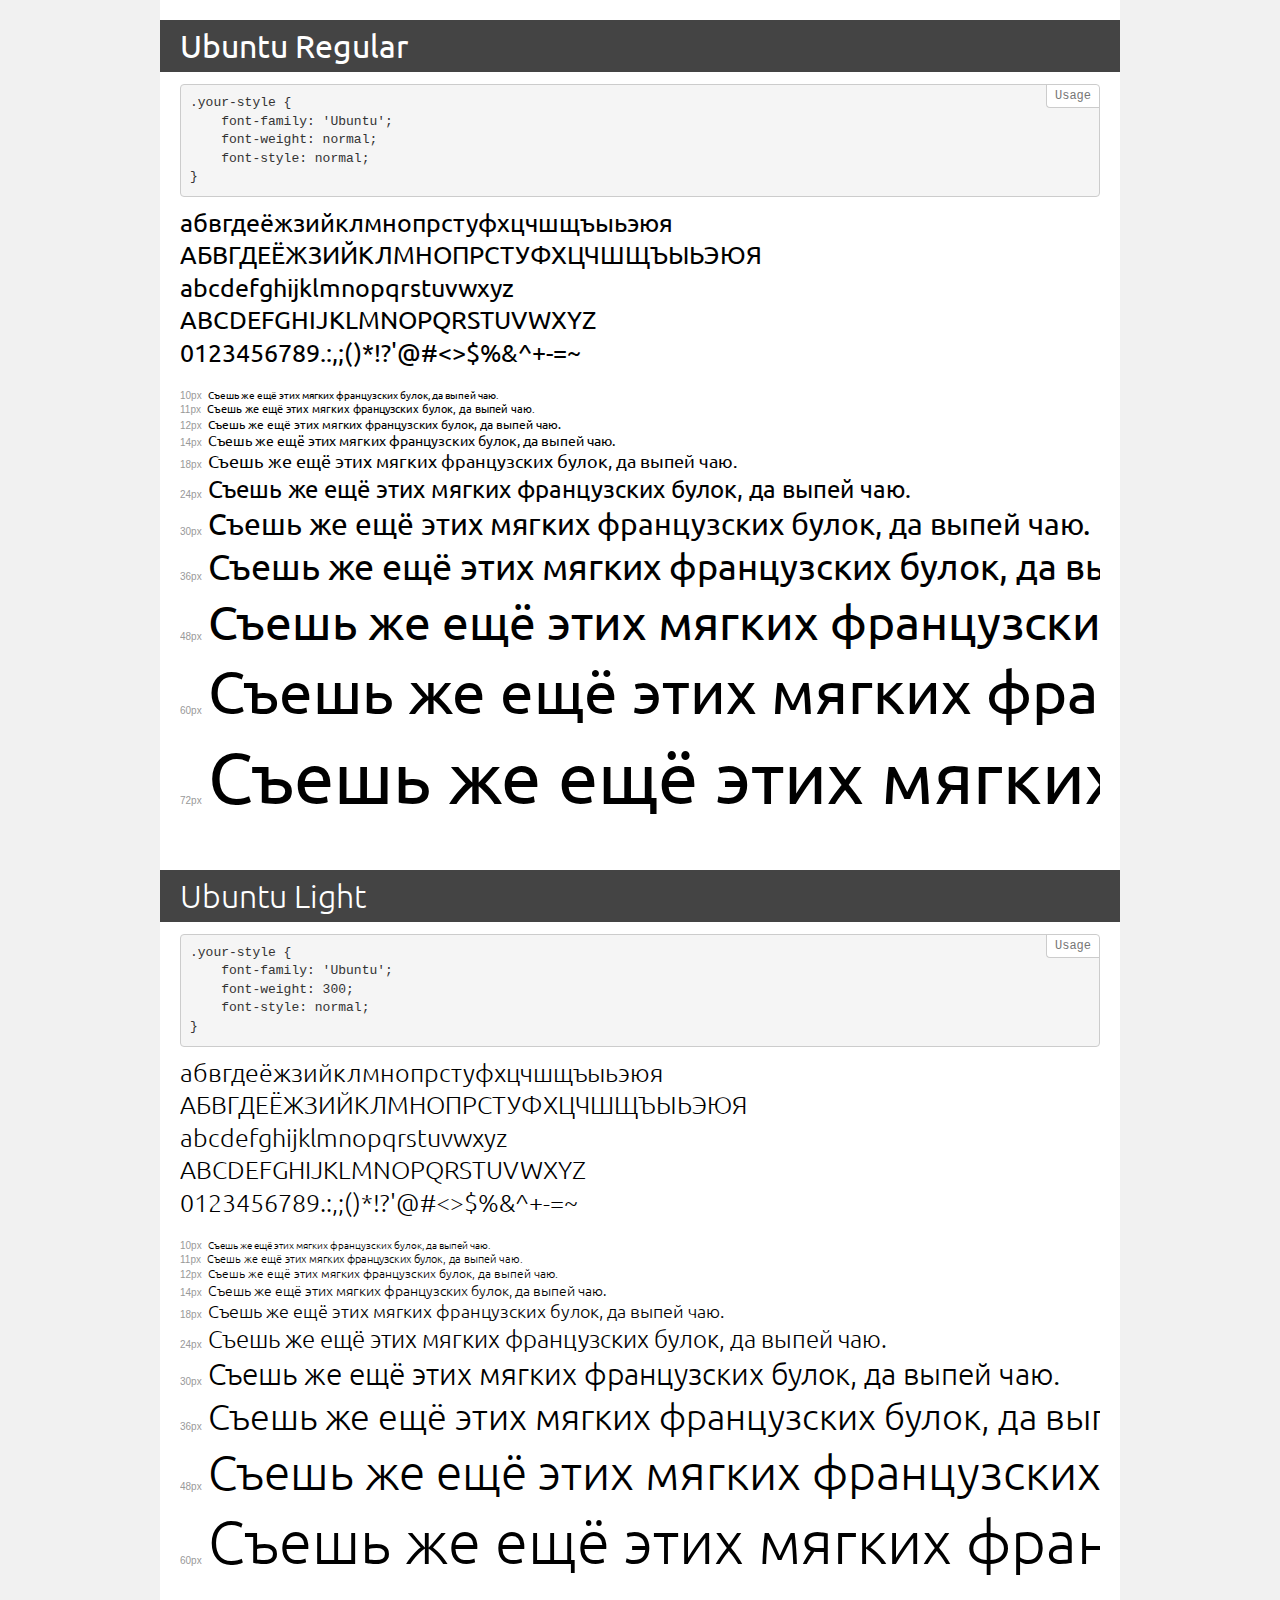
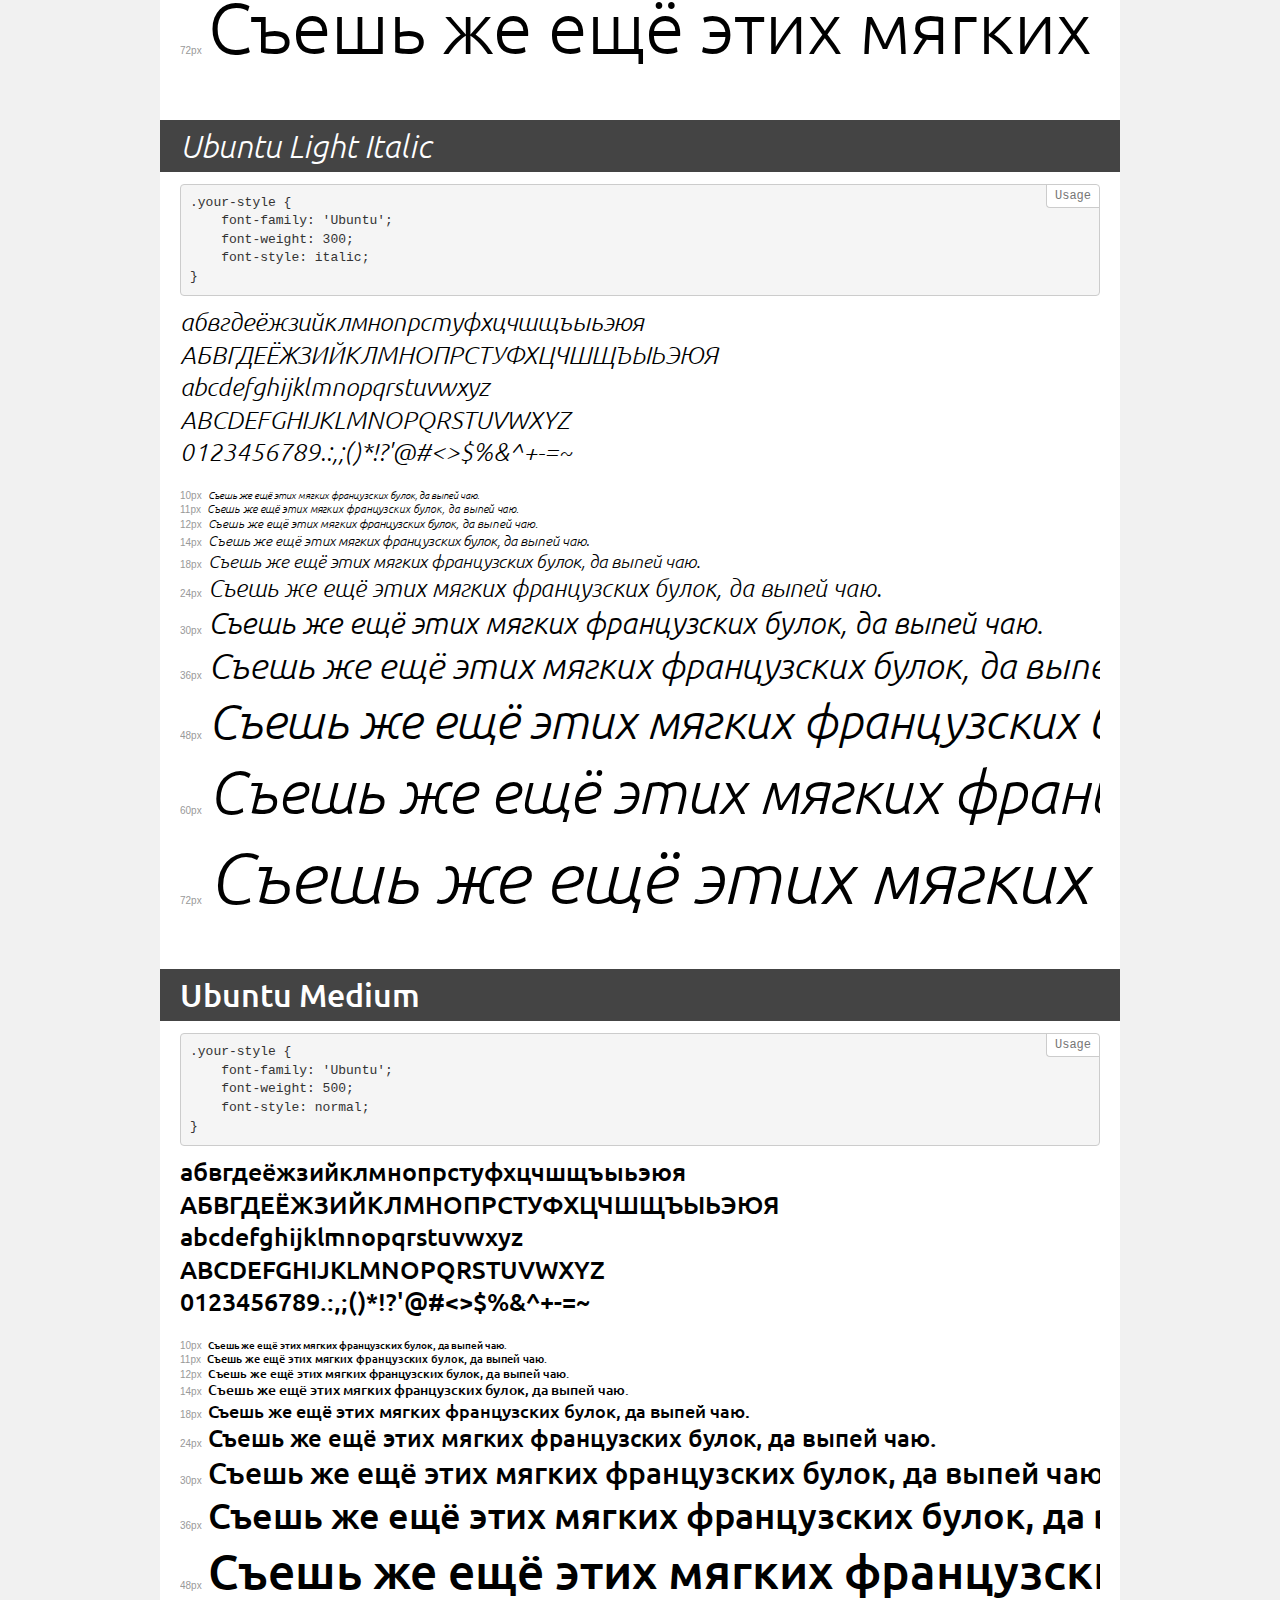
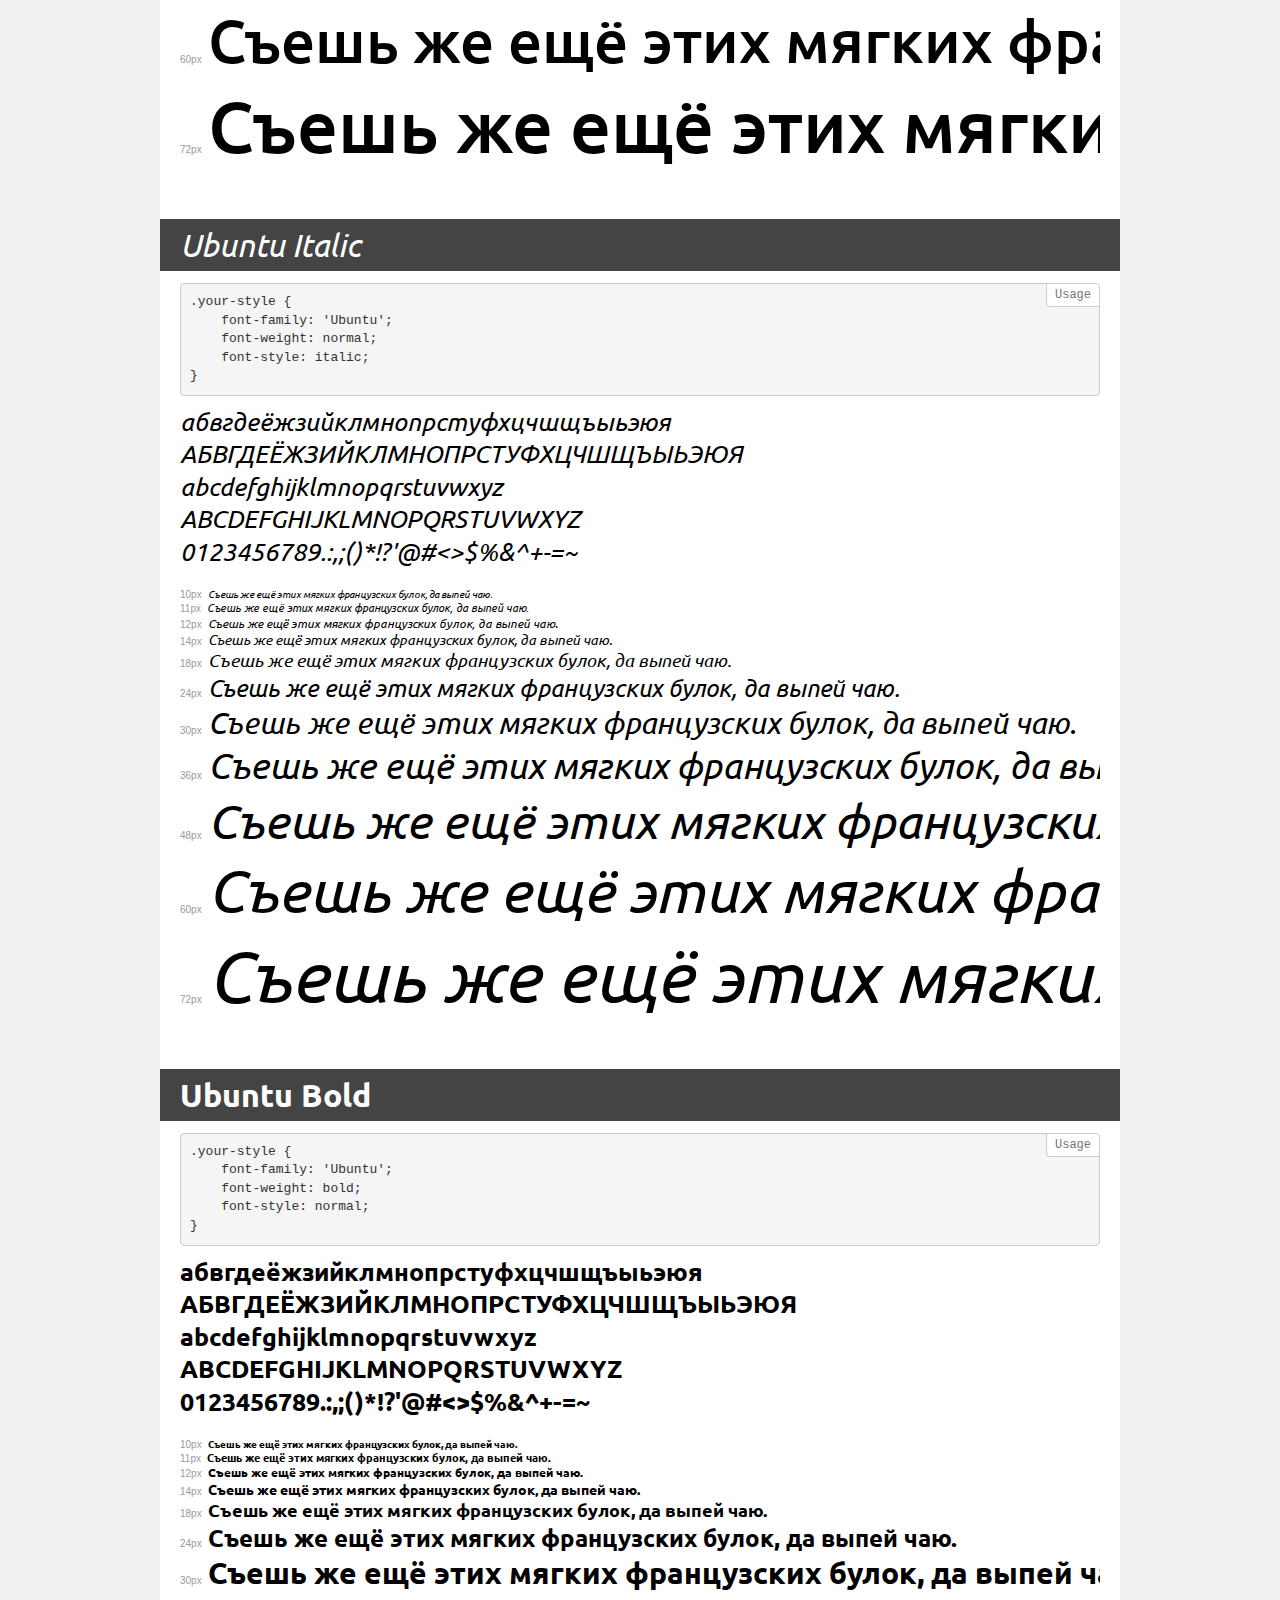
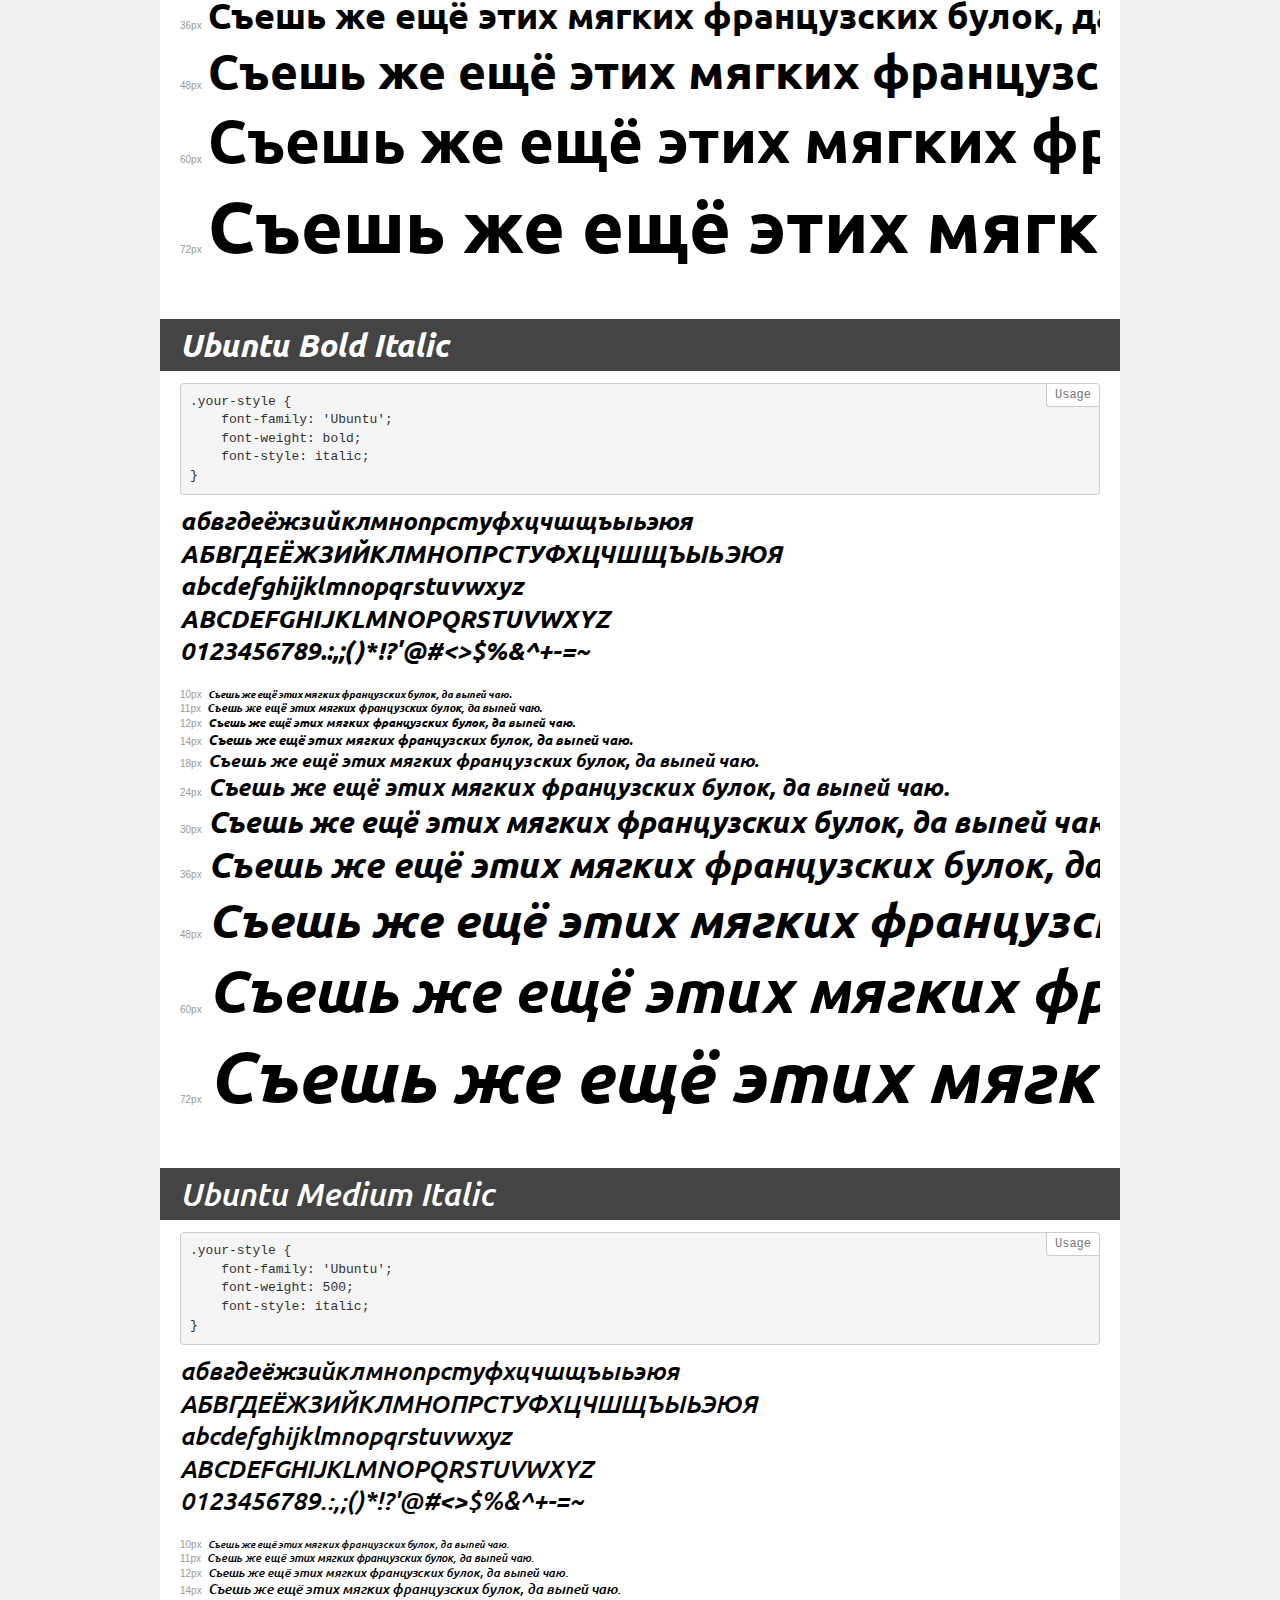
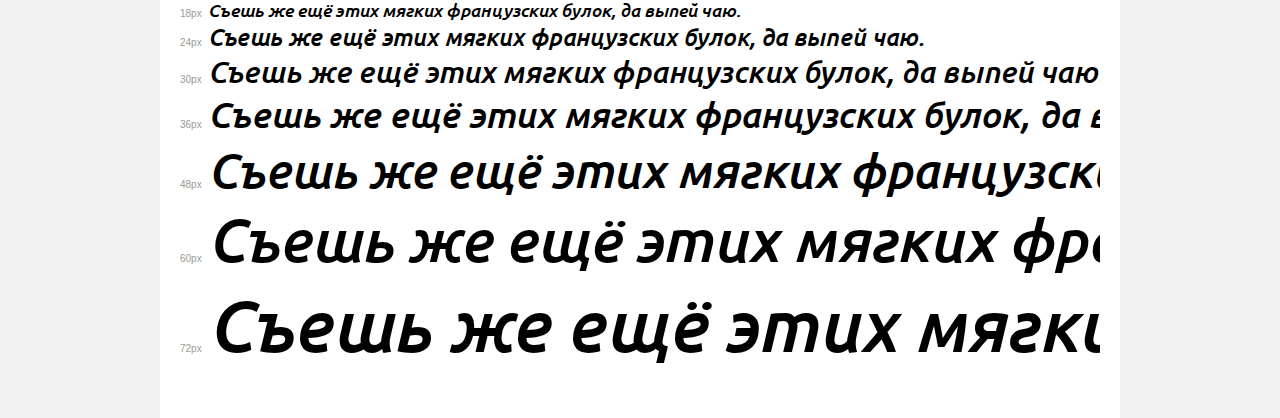
<file: fonts/Ubuntu/demo.html>
<!DOCTYPE html>
<html>
<head>
    <meta charset="utf-8">
    <meta http-equiv="X-UA-Compatible" content="IE=edge">
    <meta name="viewport" content="width=device-width, initial-scale=1">
    <meta name="robots" content="noindex, noarchive">
    <title>Transfonter demo</title>
    <link href="stylesheet.css" rel="stylesheet">
    <style>
        /*
        http://meyerweb.com/eric/tools/css/reset/
        v2.0 | 20110126
        License: none (public domain)
        */
        html, body, div, span, applet, object, iframe,
        h1, h2, h3, h4, h5, h6, p, blockquote, pre,
        a, abbr, acronym, address, big, cite, code,
        del, dfn, em, img, ins, kbd, q, s, samp,
        small, strike, strong, sub, sup, tt, var,
        b, u, i, center,
        dl, dt, dd, ol, ul, li,
        fieldset, form, label, legend,
        table, caption, tbody, tfoot, thead, tr, th, td,
        article, aside, canvas, details, embed,
        figure, figcaption, footer, header, hgroup,
        menu, nav, output, ruby, section, summary,
        time, mark, audio, video {
            margin: 0;
            padding: 0;
            border: 0;
            font-size: 100%;
            font: inherit;
            vertical-align: baseline;
        }
        /* HTML5 display-role reset for older browsers */
        article, aside, details, figcaption, figure,
        footer, header, hgroup, menu, nav, section {
            display: block;
        }
        body {
            line-height: 1;
        }
        ol, ul {
            list-style: none;
        }
        blockquote, q {
            quotes: none;
        }
        blockquote:before, blockquote:after,
        q:before, q:after {
            content: '';
            content: none;
        }
        table {
            border-collapse: collapse;
            border-spacing: 0;
        }
        /* common styles */
        body {
            background: #f1f1f1;
            color: #000;
        }
        .page {
            background: #fff;
            width: 920px;
            margin: 0 auto;
            padding: 20px 20px 0 20px;
            overflow: hidden;
        }
        .font-container {
            overflow-x: auto;
            overflow-y: hidden;
            margin-bottom: 40px;
            line-height: 1.3;
            white-space: nowrap;
            padding-bottom: 5px;
        }
        h1 {
            position: relative;
            background: #444;
            font-size: 32px;
            color: #fff;
            padding: 10px 20px;
            margin: 0 -20px 12px -20px;
        }
        .letters {
            font-size: 25px;
            margin-bottom: 20px;
        }
        .s10:before {
            content: '10px';
        }
        .s11:before {
            content: '11px';
        }
        .s12:before {
            content: '12px';
        }
        .s14:before {
            content: '14px';
        }
        .s18:before {
            content: '18px';
        }
        .s24:before {
            content: '24px';
        }
        .s30:before {
            content: '30px';
        }
        .s36:before {
            content: '36px';
        }
        .s48:before {
            content: '48px';
        }
        .s60:before {
            content: '60px';
        }
        .s72:before {
            content: '72px';
        }
        .s10:before, .s11:before, .s12:before, .s14:before,
        .s18:before, .s24:before, .s30:before, .s36:before,
        .s48:before, .s60:before, .s72:before {
            font-family: Arial, sans-serif;
            font-size: 10px;
            font-weight: normal;
            font-style: normal;
            color: #999;
            padding-right: 6px;
        }
        pre {
            display: block;
            position: relative;
            padding: 9px;
            margin: 0 0 10px;
            font-family: Monaco, Menlo, Consolas, "Courier New", monospace !important;
            font-size: 13px;
            line-height: 1.428571429;
            color: #333;
            font-weight: normal !important;
            font-style: normal !important;
            background-color: #f5f5f5;
            border: 1px solid #ccc;
            overflow-x: auto;
            border-radius: 4px;
        }
        pre:after {
            display: block;
            position: absolute;
            right: 0;
            top: 0;
            content: 'Usage';
            line-height: 1;
            padding: 5px 8px;
            font-size: 12px;
            color: #767676;
            background-color: #fff;
            border: 1px solid #ccc;
            border-right: none;
            border-top: none;
            border-radius: 0 4px 0 4px;
            z-index: 10;
        }
        /* responsive */
        @media (max-width: 959px) {
            .page {
                width: auto;
                margin: 0;
            }
        }
    </style>
</head>
<body>
<div class="page">
    <div class="demo" style="font-family: 'Ubuntu'; font-weight: normal; font-style: normal;">
        <h1>Ubuntu Regular</h1>
        <pre>.your-style {
    font-family: 'Ubuntu';
    font-weight: normal;
    font-style: normal;
}</pre>
        <div class="font-container">
            <p class="letters">
                абвгдеёжзийклмнопрстуфхцчшщъыьэюя<br>
АБВГДЕЁЖЗИЙКЛМНОПРСТУФХЦЧШЩЪЫЬЭЮЯ<br>
abcdefghijklmnopqrstuvwxyz<br>
ABCDEFGHIJKLMNOPQRSTUVWXYZ<br>
                0123456789.:,;()*!?'@#<>$%&^+-=~
            </p>
            <p class="s10" style="font-size: 10px;">Съешь же ещё этих мягких французских булок, да выпей чаю.</p>
            <p class="s11" style="font-size: 11px;">Съешь же ещё этих мягких французских булок, да выпей чаю.</p>
            <p class="s12" style="font-size: 12px;">Съешь же ещё этих мягких французских булок, да выпей чаю.</p>
            <p class="s14" style="font-size: 14px;">Съешь же ещё этих мягких французских булок, да выпей чаю.</p>
            <p class="s18" style="font-size: 18px;">Съешь же ещё этих мягких французских булок, да выпей чаю.</p>
            <p class="s24" style="font-size: 24px;">Съешь же ещё этих мягких французских булок, да выпей чаю.</p>
            <p class="s30" style="font-size: 30px;">Съешь же ещё этих мягких французских булок, да выпей чаю.</p>
            <p class="s36" style="font-size: 36px;">Съешь же ещё этих мягких французских булок, да выпей чаю.</p>
            <p class="s48" style="font-size: 48px;">Съешь же ещё этих мягких французских булок, да выпей чаю.</p>
            <p class="s60" style="font-size: 60px;">Съешь же ещё этих мягких французских булок, да выпей чаю.</p>
            <p class="s72" style="font-size: 72px;">Съешь же ещё этих мягких французских булок, да выпей чаю.</p>
        </div>
    </div>
    <div class="demo" style="font-family: 'Ubuntu'; font-weight: 300; font-style: normal;">
        <h1>Ubuntu Light</h1>
        <pre>.your-style {
    font-family: 'Ubuntu';
    font-weight: 300;
    font-style: normal;
}</pre>
        <div class="font-container">
            <p class="letters">
                абвгдеёжзийклмнопрстуфхцчшщъыьэюя<br>
АБВГДЕЁЖЗИЙКЛМНОПРСТУФХЦЧШЩЪЫЬЭЮЯ<br>
abcdefghijklmnopqrstuvwxyz<br>
ABCDEFGHIJKLMNOPQRSTUVWXYZ<br>
                0123456789.:,;()*!?'@#<>$%&^+-=~
            </p>
            <p class="s10" style="font-size: 10px;">Съешь же ещё этих мягких французских булок, да выпей чаю.</p>
            <p class="s11" style="font-size: 11px;">Съешь же ещё этих мягких французских булок, да выпей чаю.</p>
            <p class="s12" style="font-size: 12px;">Съешь же ещё этих мягких французских булок, да выпей чаю.</p>
            <p class="s14" style="font-size: 14px;">Съешь же ещё этих мягких французских булок, да выпей чаю.</p>
            <p class="s18" style="font-size: 18px;">Съешь же ещё этих мягких французских булок, да выпей чаю.</p>
            <p class="s24" style="font-size: 24px;">Съешь же ещё этих мягких французских булок, да выпей чаю.</p>
            <p class="s30" style="font-size: 30px;">Съешь же ещё этих мягких французских булок, да выпей чаю.</p>
            <p class="s36" style="font-size: 36px;">Съешь же ещё этих мягких французских булок, да выпей чаю.</p>
            <p class="s48" style="font-size: 48px;">Съешь же ещё этих мягких французских булок, да выпей чаю.</p>
            <p class="s60" style="font-size: 60px;">Съешь же ещё этих мягких французских булок, да выпей чаю.</p>
            <p class="s72" style="font-size: 72px;">Съешь же ещё этих мягких французских булок, да выпей чаю.</p>
        </div>
    </div>
    <div class="demo" style="font-family: 'Ubuntu'; font-weight: 300; font-style: italic;">
        <h1>Ubuntu Light Italic</h1>
        <pre>.your-style {
    font-family: 'Ubuntu';
    font-weight: 300;
    font-style: italic;
}</pre>
        <div class="font-container">
            <p class="letters">
                абвгдеёжзийклмнопрстуфхцчшщъыьэюя<br>
АБВГДЕЁЖЗИЙКЛМНОПРСТУФХЦЧШЩЪЫЬЭЮЯ<br>
abcdefghijklmnopqrstuvwxyz<br>
ABCDEFGHIJKLMNOPQRSTUVWXYZ<br>
                0123456789.:,;()*!?'@#<>$%&^+-=~
            </p>
            <p class="s10" style="font-size: 10px;">Съешь же ещё этих мягких французских булок, да выпей чаю.</p>
            <p class="s11" style="font-size: 11px;">Съешь же ещё этих мягких французских булок, да выпей чаю.</p>
            <p class="s12" style="font-size: 12px;">Съешь же ещё этих мягких французских булок, да выпей чаю.</p>
            <p class="s14" style="font-size: 14px;">Съешь же ещё этих мягких французских булок, да выпей чаю.</p>
            <p class="s18" style="font-size: 18px;">Съешь же ещё этих мягких французских булок, да выпей чаю.</p>
            <p class="s24" style="font-size: 24px;">Съешь же ещё этих мягких французских булок, да выпей чаю.</p>
            <p class="s30" style="font-size: 30px;">Съешь же ещё этих мягких французских булок, да выпей чаю.</p>
            <p class="s36" style="font-size: 36px;">Съешь же ещё этих мягких французских булок, да выпей чаю.</p>
            <p class="s48" style="font-size: 48px;">Съешь же ещё этих мягких французских булок, да выпей чаю.</p>
            <p class="s60" style="font-size: 60px;">Съешь же ещё этих мягких французских булок, да выпей чаю.</p>
            <p class="s72" style="font-size: 72px;">Съешь же ещё этих мягких французских булок, да выпей чаю.</p>
        </div>
    </div>
    <div class="demo" style="font-family: 'Ubuntu'; font-weight: 500; font-style: normal;">
        <h1>Ubuntu Medium</h1>
        <pre>.your-style {
    font-family: 'Ubuntu';
    font-weight: 500;
    font-style: normal;
}</pre>
        <div class="font-container">
            <p class="letters">
                абвгдеёжзийклмнопрстуфхцчшщъыьэюя<br>
АБВГДЕЁЖЗИЙКЛМНОПРСТУФХЦЧШЩЪЫЬЭЮЯ<br>
abcdefghijklmnopqrstuvwxyz<br>
ABCDEFGHIJKLMNOPQRSTUVWXYZ<br>
                0123456789.:,;()*!?'@#<>$%&^+-=~
            </p>
            <p class="s10" style="font-size: 10px;">Съешь же ещё этих мягких французских булок, да выпей чаю.</p>
            <p class="s11" style="font-size: 11px;">Съешь же ещё этих мягких французских булок, да выпей чаю.</p>
            <p class="s12" style="font-size: 12px;">Съешь же ещё этих мягких французских булок, да выпей чаю.</p>
            <p class="s14" style="font-size: 14px;">Съешь же ещё этих мягких французских булок, да выпей чаю.</p>
            <p class="s18" style="font-size: 18px;">Съешь же ещё этих мягких французских булок, да выпей чаю.</p>
            <p class="s24" style="font-size: 24px;">Съешь же ещё этих мягких французских булок, да выпей чаю.</p>
            <p class="s30" style="font-size: 30px;">Съешь же ещё этих мягких французских булок, да выпей чаю.</p>
            <p class="s36" style="font-size: 36px;">Съешь же ещё этих мягких французских булок, да выпей чаю.</p>
            <p class="s48" style="font-size: 48px;">Съешь же ещё этих мягких французских булок, да выпей чаю.</p>
            <p class="s60" style="font-size: 60px;">Съешь же ещё этих мягких французских булок, да выпей чаю.</p>
            <p class="s72" style="font-size: 72px;">Съешь же ещё этих мягких французских булок, да выпей чаю.</p>
        </div>
    </div>
    <div class="demo" style="font-family: 'Ubuntu'; font-weight: normal; font-style: italic;">
        <h1>Ubuntu Italic</h1>
        <pre>.your-style {
    font-family: 'Ubuntu';
    font-weight: normal;
    font-style: italic;
}</pre>
        <div class="font-container">
            <p class="letters">
                абвгдеёжзийклмнопрстуфхцчшщъыьэюя<br>
АБВГДЕЁЖЗИЙКЛМНОПРСТУФХЦЧШЩЪЫЬЭЮЯ<br>
abcdefghijklmnopqrstuvwxyz<br>
ABCDEFGHIJKLMNOPQRSTUVWXYZ<br>
                0123456789.:,;()*!?'@#<>$%&^+-=~
            </p>
            <p class="s10" style="font-size: 10px;">Съешь же ещё этих мягких французских булок, да выпей чаю.</p>
            <p class="s11" style="font-size: 11px;">Съешь же ещё этих мягких французских булок, да выпей чаю.</p>
            <p class="s12" style="font-size: 12px;">Съешь же ещё этих мягких французских булок, да выпей чаю.</p>
            <p class="s14" style="font-size: 14px;">Съешь же ещё этих мягких французских булок, да выпей чаю.</p>
            <p class="s18" style="font-size: 18px;">Съешь же ещё этих мягких французских булок, да выпей чаю.</p>
            <p class="s24" style="font-size: 24px;">Съешь же ещё этих мягких французских булок, да выпей чаю.</p>
            <p class="s30" style="font-size: 30px;">Съешь же ещё этих мягких французских булок, да выпей чаю.</p>
            <p class="s36" style="font-size: 36px;">Съешь же ещё этих мягких французских булок, да выпей чаю.</p>
            <p class="s48" style="font-size: 48px;">Съешь же ещё этих мягких французских булок, да выпей чаю.</p>
            <p class="s60" style="font-size: 60px;">Съешь же ещё этих мягких французских булок, да выпей чаю.</p>
            <p class="s72" style="font-size: 72px;">Съешь же ещё этих мягких французских булок, да выпей чаю.</p>
        </div>
    </div>
    <div class="demo" style="font-family: 'Ubuntu'; font-weight: bold; font-style: normal;">
        <h1>Ubuntu Bold</h1>
        <pre>.your-style {
    font-family: 'Ubuntu';
    font-weight: bold;
    font-style: normal;
}</pre>
        <div class="font-container">
            <p class="letters">
                абвгдеёжзийклмнопрстуфхцчшщъыьэюя<br>
АБВГДЕЁЖЗИЙКЛМНОПРСТУФХЦЧШЩЪЫЬЭЮЯ<br>
abcdefghijklmnopqrstuvwxyz<br>
ABCDEFGHIJKLMNOPQRSTUVWXYZ<br>
                0123456789.:,;()*!?'@#<>$%&^+-=~
            </p>
            <p class="s10" style="font-size: 10px;">Съешь же ещё этих мягких французских булок, да выпей чаю.</p>
            <p class="s11" style="font-size: 11px;">Съешь же ещё этих мягких французских булок, да выпей чаю.</p>
            <p class="s12" style="font-size: 12px;">Съешь же ещё этих мягких французских булок, да выпей чаю.</p>
            <p class="s14" style="font-size: 14px;">Съешь же ещё этих мягких французских булок, да выпей чаю.</p>
            <p class="s18" style="font-size: 18px;">Съешь же ещё этих мягких французских булок, да выпей чаю.</p>
            <p class="s24" style="font-size: 24px;">Съешь же ещё этих мягких французских булок, да выпей чаю.</p>
            <p class="s30" style="font-size: 30px;">Съешь же ещё этих мягких французских булок, да выпей чаю.</p>
            <p class="s36" style="font-size: 36px;">Съешь же ещё этих мягких французских булок, да выпей чаю.</p>
            <p class="s48" style="font-size: 48px;">Съешь же ещё этих мягких французских булок, да выпей чаю.</p>
            <p class="s60" style="font-size: 60px;">Съешь же ещё этих мягких французских булок, да выпей чаю.</p>
            <p class="s72" style="font-size: 72px;">Съешь же ещё этих мягких французских булок, да выпей чаю.</p>
        </div>
    </div>
    <div class="demo" style="font-family: 'Ubuntu'; font-weight: bold; font-style: italic;">
        <h1>Ubuntu Bold Italic</h1>
        <pre>.your-style {
    font-family: 'Ubuntu';
    font-weight: bold;
    font-style: italic;
}</pre>
        <div class="font-container">
            <p class="letters">
                абвгдеёжзийклмнопрстуфхцчшщъыьэюя<br>
АБВГДЕЁЖЗИЙКЛМНОПРСТУФХЦЧШЩЪЫЬЭЮЯ<br>
abcdefghijklmnopqrstuvwxyz<br>
ABCDEFGHIJKLMNOPQRSTUVWXYZ<br>
                0123456789.:,;()*!?'@#<>$%&^+-=~
            </p>
            <p class="s10" style="font-size: 10px;">Съешь же ещё этих мягких французских булок, да выпей чаю.</p>
            <p class="s11" style="font-size: 11px;">Съешь же ещё этих мягких французских булок, да выпей чаю.</p>
            <p class="s12" style="font-size: 12px;">Съешь же ещё этих мягких французских булок, да выпей чаю.</p>
            <p class="s14" style="font-size: 14px;">Съешь же ещё этих мягких французских булок, да выпей чаю.</p>
            <p class="s18" style="font-size: 18px;">Съешь же ещё этих мягких французских булок, да выпей чаю.</p>
            <p class="s24" style="font-size: 24px;">Съешь же ещё этих мягких французских булок, да выпей чаю.</p>
            <p class="s30" style="font-size: 30px;">Съешь же ещё этих мягких французских булок, да выпей чаю.</p>
            <p class="s36" style="font-size: 36px;">Съешь же ещё этих мягких французских булок, да выпей чаю.</p>
            <p class="s48" style="font-size: 48px;">Съешь же ещё этих мягких французских булок, да выпей чаю.</p>
            <p class="s60" style="font-size: 60px;">Съешь же ещё этих мягких французских булок, да выпей чаю.</p>
            <p class="s72" style="font-size: 72px;">Съешь же ещё этих мягких французских булок, да выпей чаю.</p>
        </div>
    </div>
    <div class="demo" style="font-family: 'Ubuntu'; font-weight: 500; font-style: italic;">
        <h1>Ubuntu Medium Italic</h1>
        <pre>.your-style {
    font-family: 'Ubuntu';
    font-weight: 500;
    font-style: italic;
}</pre>
        <div class="font-container">
            <p class="letters">
                абвгдеёжзийклмнопрстуфхцчшщъыьэюя<br>
АБВГДЕЁЖЗИЙКЛМНОПРСТУФХЦЧШЩЪЫЬЭЮЯ<br>
abcdefghijklmnopqrstuvwxyz<br>
ABCDEFGHIJKLMNOPQRSTUVWXYZ<br>
                0123456789.:,;()*!?'@#<>$%&^+-=~
            </p>
            <p class="s10" style="font-size: 10px;">Съешь же ещё этих мягких французских булок, да выпей чаю.</p>
            <p class="s11" style="font-size: 11px;">Съешь же ещё этих мягких французских булок, да выпей чаю.</p>
            <p class="s12" style="font-size: 12px;">Съешь же ещё этих мягких французских булок, да выпей чаю.</p>
            <p class="s14" style="font-size: 14px;">Съешь же ещё этих мягких французских булок, да выпей чаю.</p>
            <p class="s18" style="font-size: 18px;">Съешь же ещё этих мягких французских булок, да выпей чаю.</p>
            <p class="s24" style="font-size: 24px;">Съешь же ещё этих мягких французских булок, да выпей чаю.</p>
            <p class="s30" style="font-size: 30px;">Съешь же ещё этих мягких французских булок, да выпей чаю.</p>
            <p class="s36" style="font-size: 36px;">Съешь же ещё этих мягких французских булок, да выпей чаю.</p>
            <p class="s48" style="font-size: 48px;">Съешь же ещё этих мягких французских булок, да выпей чаю.</p>
            <p class="s60" style="font-size: 60px;">Съешь же ещё этих мягких французских булок, да выпей чаю.</p>
            <p class="s72" style="font-size: 72px;">Съешь же ещё этих мягких французских булок, да выпей чаю.</p>
        </div>
    </div>
</div>
</body>
</html>
</file>
<file: fonts/Ubuntu/stylesheet.css>
/* This stylesheet generated by Transfonter (https://transfonter.org) on February 25, 2018 4:05 PM */

@font-face {
    font-family: 'Ubuntu';
    src: url('Ubuntu-Regular.eot');
    src: local('Ubuntu Regular'), local('Ubuntu-Regular'),
        url('Ubuntu-Regular.eot?#iefix') format('embedded-opentype'),
        url('Ubuntu-Regular.woff') format('woff'),
        url('Ubuntu-Regular.ttf') format('truetype');
    font-weight: normal;
    font-style: normal;
}

@font-face {
    font-family: 'Ubuntu';
    src: url('Ubuntu-Light.eot');
    src: local('Ubuntu Light'), local('Ubuntu-Light'),
        url('Ubuntu-Light.eot?#iefix') format('embedded-opentype'),
        url('Ubuntu-Light.woff') format('woff'),
        url('Ubuntu-Light.ttf') format('truetype');
    font-weight: 300;
    font-style: normal;
}

@font-face {
    font-family: 'Ubuntu';
    src: url('Ubuntu-LightItalic.eot');
    src: local('Ubuntu Light Italic'), local('Ubuntu-LightItalic'),
        url('Ubuntu-LightItalic.eot?#iefix') format('embedded-opentype'),
        url('Ubuntu-LightItalic.woff') format('woff'),
        url('Ubuntu-LightItalic.ttf') format('truetype');
    font-weight: 300;
    font-style: italic;
}

@font-face {
    font-family: 'Ubuntu';
    src: url('Ubuntu-Medium.eot');
    src: local('Ubuntu Medium'), local('Ubuntu-Medium'),
        url('Ubuntu-Medium.eot?#iefix') format('embedded-opentype'),
        url('Ubuntu-Medium.woff') format('woff'),
        url('Ubuntu-Medium.ttf') format('truetype');
    font-weight: 500;
    font-style: normal;
}

@font-face {
    font-family: 'Ubuntu';
    src: url('Ubuntu-Italic.eot');
    src: local('Ubuntu Italic'), local('Ubuntu-Italic'),
        url('Ubuntu-Italic.eot?#iefix') format('embedded-opentype'),
        url('Ubuntu-Italic.woff') format('woff'),
        url('Ubuntu-Italic.ttf') format('truetype');
    font-weight: normal;
    font-style: italic;
}

@font-face {
    font-family: 'Ubuntu';
    src: url('Ubuntu-Bold.eot');
    src: local('Ubuntu Bold'), local('Ubuntu-Bold'),
        url('Ubuntu-Bold.eot?#iefix') format('embedded-opentype'),
        url('Ubuntu-Bold.woff') format('woff'),
        url('Ubuntu-Bold.ttf') format('truetype');
    font-weight: bold;
    font-style: normal;
}

@font-face {
    font-family: 'Ubuntu';
    src: url('Ubuntu-BoldItalic.eot');
    src: local('Ubuntu Bold Italic'), local('Ubuntu-BoldItalic'),
        url('Ubuntu-BoldItalic.eot?#iefix') format('embedded-opentype'),
        url('Ubuntu-BoldItalic.woff') format('woff'),
        url('Ubuntu-BoldItalic.ttf') format('truetype');
    font-weight: bold;
    font-style: italic;
}

@font-face {
    font-family: 'Ubuntu';
    src: url('Ubuntu-MediumItalic.eot');
    src: local('Ubuntu Medium Italic'), local('Ubuntu-MediumItalic'),
        url('Ubuntu-MediumItalic.eot?#iefix') format('embedded-opentype'),
        url('Ubuntu-MediumItalic.woff') format('woff'),
        url('Ubuntu-MediumItalic.ttf') format('truetype');
    font-weight: 500;
    font-style: italic;
}
</file>
